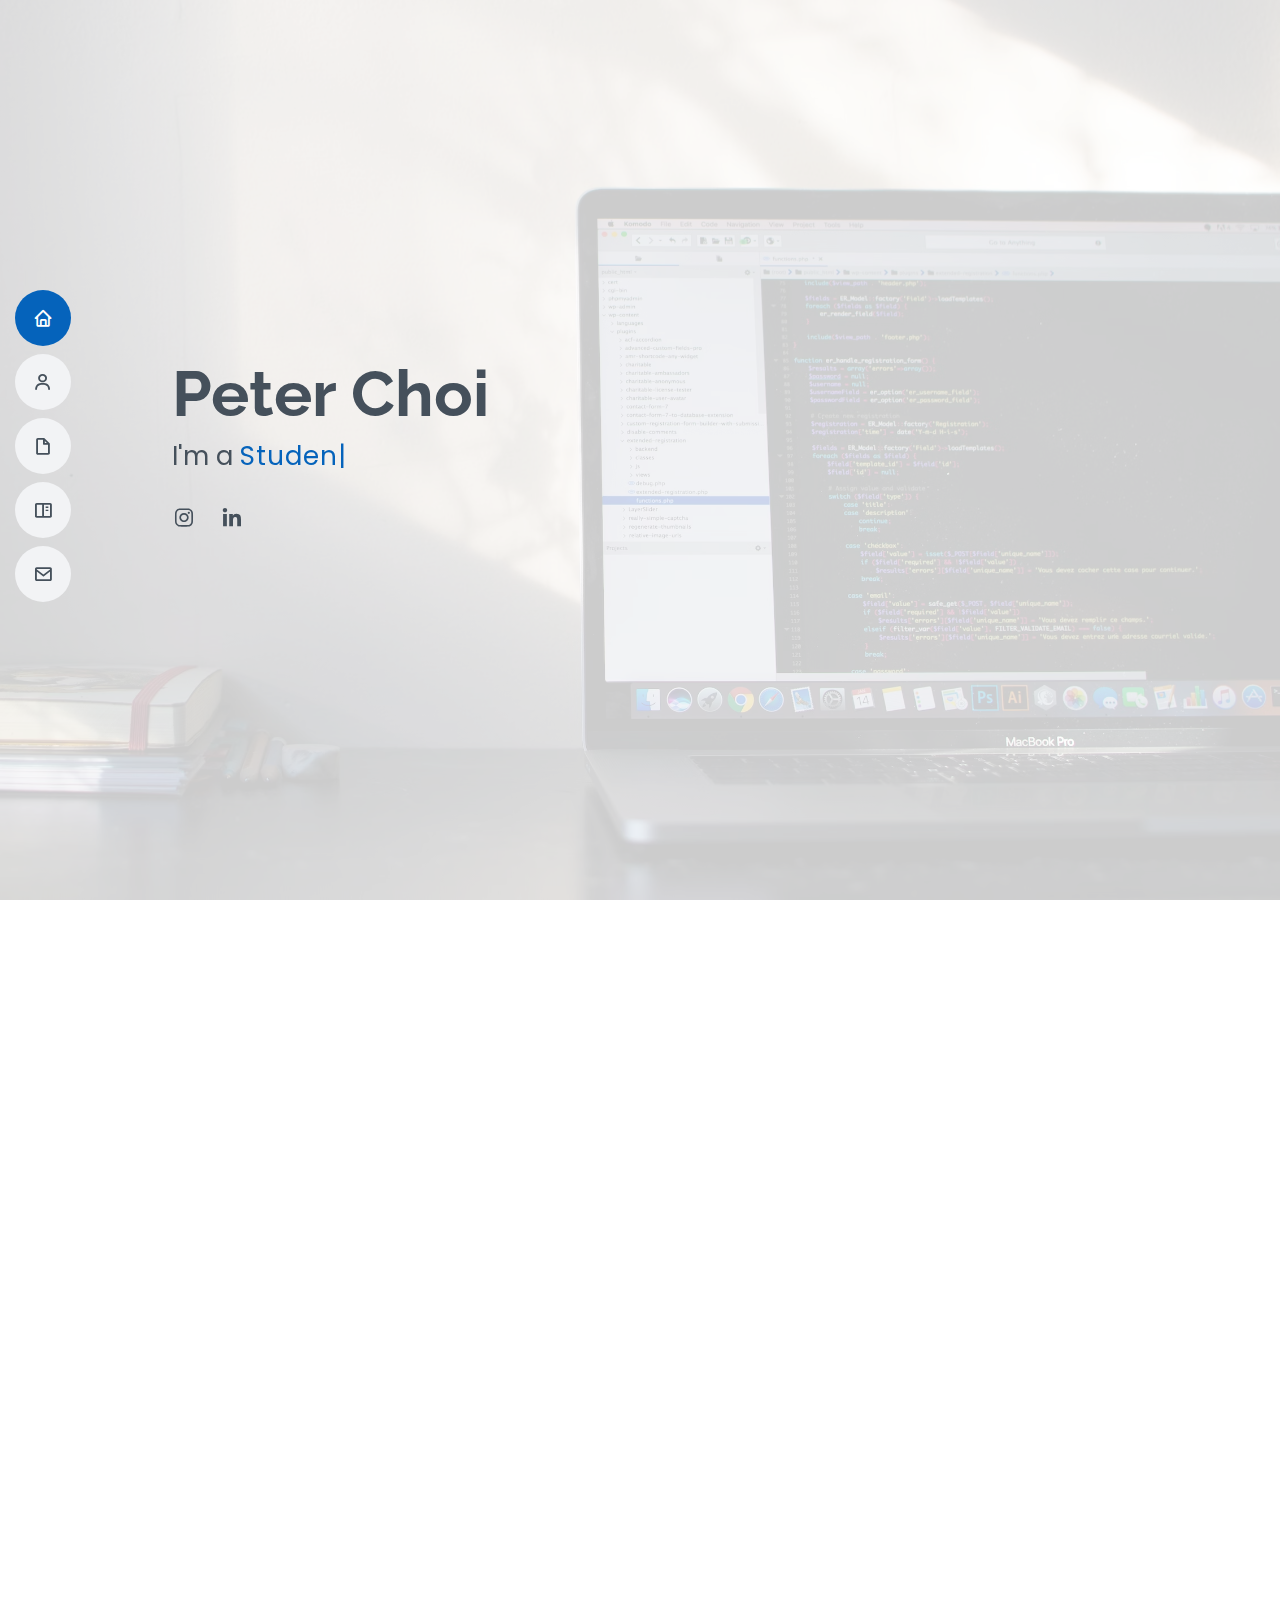
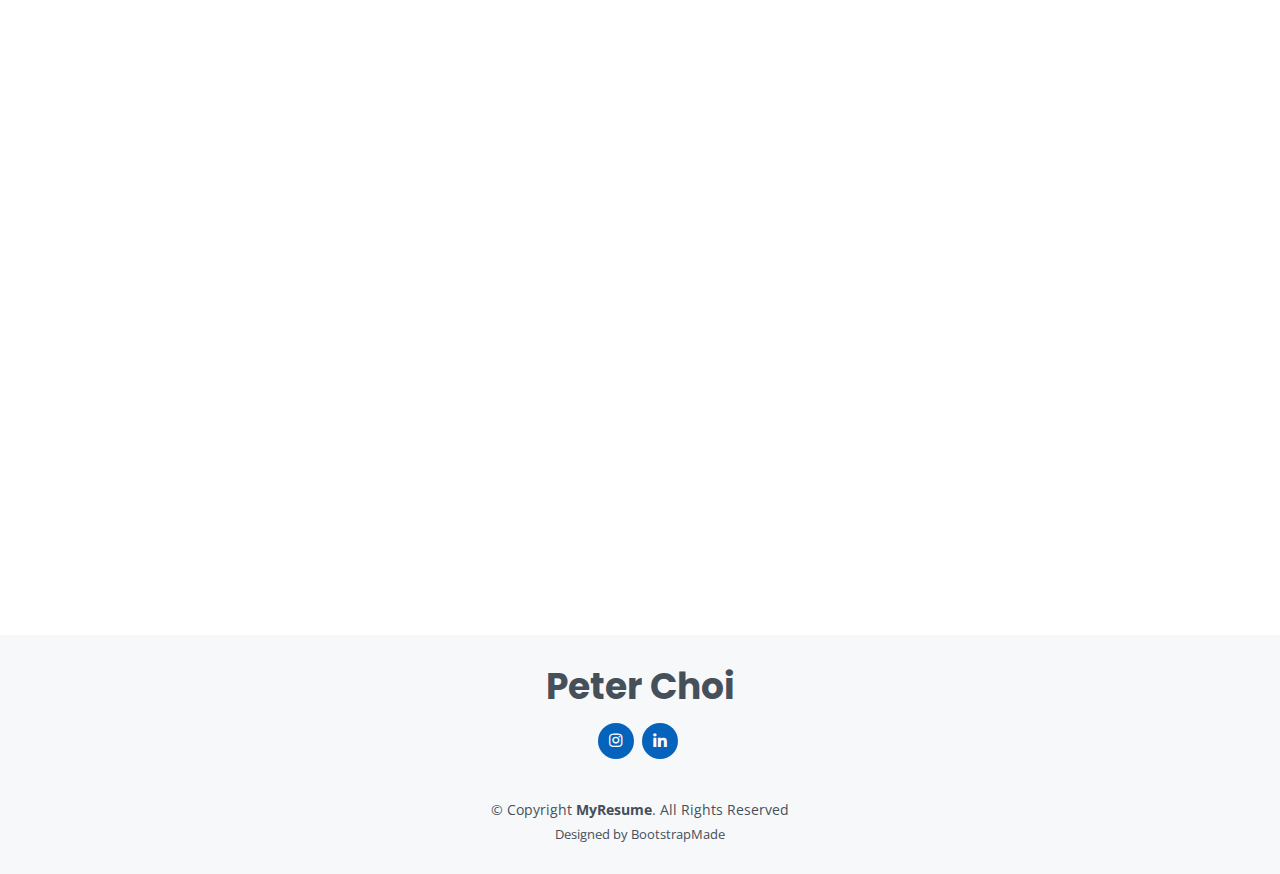
<file: index.html>
<!DOCTYPE html>
<html lang="en">

<head>
  <meta charset="utf-8">
  <meta content="width=device-width, initial-scale=1.0" name="viewport">

  <title>Peter Choi's website</title>
  <meta content="" name="description">
  <meta content="" name="keywords">

  <!-- Favicons -->
  <link href="assets/img/favicon.png" rel="icon">
  <link href="assets/img/apple-touch-icon.png" rel="apple-touch-icon">

  <!-- Google Fonts -->
  <link href="https://fonts.googleapis.com/css?family=Open+Sans:300,300i,400,400i,600,600i,700,700i|Raleway:300,300i,400,400i,500,500i,600,600i,700,700i|Poppins:300,300i,400,400i,500,500i,600,600i,700,700i" rel="stylesheet">

  <!-- Vendor CSS Files -->
  <link href="assets/vendor/aos/aos.css" rel="stylesheet">
  <link href="assets/vendor/bootstrap/css/bootstrap.min.css" rel="stylesheet">
  <link href="assets/vendor/bootstrap-icons/bootstrap-icons.css" rel="stylesheet">
  <link href="assets/vendor/boxicons/css/boxicons.min.css" rel="stylesheet">
  <link href="assets/vendor/glightbox/css/glightbox.min.css" rel="stylesheet">
  <link href="assets/vendor/swiper/swiper-bundle.min.css" rel="stylesheet">

  <!-- Template Main CSS File -->
  <link href="assets/css/style.css" rel="stylesheet">
</head>

<body>

  <!-- ======= Mobile nav toggle button ======= -->
  <!-- <button type="button" class="mobile-nav-toggle d-xl-none"><i class="bi bi-list mobile-nav-toggle"></i></button> -->
  <i class="bi bi-list mobile-nav-toggle d-lg-none"></i>
  <!-- ======= Header ======= -->
  <header id="header" class="d-flex flex-column justify-content-center">

    <nav id="navbar" class="navbar nav-menu">
      <ul>
        <li><a href="#hero" class="nav-link scrollto active"><i class="bx bx-home"></i> <span>Home</span></a></li>
        <li><a href="#about" class="nav-link scrollto"><i class="bx bx-user"></i> <span>About</span></a></li>
        <li><a href="#resume" class="nav-link scrollto"><i class="bx bx-file-blank"></i> <span>Resume</span></a></li>
        <li><a href="#portfolio" class="nav-link scrollto"><i class="bx bx-book-content"></i> <span>Projects</span></a></li>
        <li><a href="#contact" class="nav-link scrollto"><i class="bx bx-envelope"></i> <span>Contact</span></a></li>
      </ul>
    </nav><!-- .nav-menu -->

  </header><!-- End Header -->

  <!-- ======= Hero Section ======= -->
  <section id="hero" class="d-flex flex-column justify-content-center">
    <div class="container" data-aos="zoom-in" data-aos-delay="100">
      <h1>Peter Choi</h1>
      <p>I'm a <span class="typed" data-typed-items="Student at UC Berkeley, Software Developer, Recreational Soccer Player/Golfer"></span></p>
      <div class="social-links">
        <a href="https://www.instagram.com/peter_choi_boi/" class="instagram"><i class="bx bxl-instagram"></i></a>
        <a href="https://www.linkedin.com/in/peterchoi7/" class="linkedin"><i class="bx bxl-linkedin"></i></a>
      </div>
    </div>
  </section><!-- End Hero -->

  <main id="main">

    <!-- ======= About Section ======= -->
    <section id="about" class="about">
      <div class="container" data-aos="fade-up">

        <div class="section-title">
          <h2>About</h2>
          <p style="font-weight: bold; font-size: larger;">Passionate UC Berkeley Computer and Data Science student, blending innovative problem-solving<br> with cutting-edge technology to shape the future.</p>

        </div>

        <div class="row">
          <div class="col-lg-4">
            <img src="assets/img/profile.jpg" class="img-fluid" alt="">
          </div>
          <div class="col-lg-8 pt-4 pt-lg-0 content">
            <h3>Computer Science at UC Berkeley</h3>
            <p></p>
            <div class="row">
              <div class="col-lg-6">
                <ul>
                  <li><i class="bi bi-chevron-right"></i> <strong>Phone:</strong> <span>+1 925-594-9156</span></li>
                  <li><i class="bi bi-chevron-right"></i> <strong>City:</strong> <span>Berkeley, CA</span></li>
                  <li><i class="bi bi-chevron-right"></i> <strong>Email:</strong> <span>peterchoi7250@berkeley.edu</span></li>
                </ul>
              </div>
              <div class="col-lg-6">
                <ul>
                  <li><i class="bi bi-chevron-right"></i> <strong>University:</strong> <span>University of California, Berkeley</span></li>
                  <li><i class="bi bi-chevron-right"></i> <strong>Major:</strong> <span>Computer Science</span></li>
                  <li><i class="bi bi-chevron-right"></i> <strong>Graduation Date:</strong> <span>05/2025</span></li>
                </ul>
              </div>
            </div>
            <p>
              I am currently on the lookout for exciting opportunities in software engineering internships, 
              keen to apply my solid technical skills in Python, Java, JavaScript, C++, and several other 
              languages and tools. My proficiency extends to advanced areas like TensorFlow and AWS.
            </p>
            <p>
              Beyond the world of codes and algorithms, I'm an ardent soccer enthusiast, playing in intramural 
              leagues at UC Berkeley. My recent foray into golf has me ambitiously striving to break 90.
            </p>
          </div>
        </div>

      </div>
    </section><!-- End About Section -->

    <!-- ======= Resume Section ======= -->
    <section id="resume" class="resume">
      <div class="container" data-aos="fade-up">

        <div class="section-title">
          <h2>Resume</h2>
        </div>

        <div class="row">
          <div class="col-lg-6">
            <h3 class="resume-title">Education</h3>
            <div class="resume-item">
              <h4>University of California, Berkeley</h4>
              <h5>2021 - 2025</h5>
              <p><em>B.A in Computer Science & Minor in Data Science</em></p>
              <p>Coursework: <br>
                <span style="font-size: smaller;">
                    Data Structures, Efficient Algorithms and Intractable Problems, Introduction to Software Engineering, Operating Systems and Systems Programming,
                    Introduction to Artificial Intelligence, Machine Structures, Structure and Interpretation of Computer Programs, Discrete Mathematics and Probability Theory
                </span>
              </p>
            
            </div>
            <h3 class="resume-title">Professional Experience</h3>
            <div class="resume-item">
              <h4>Software Developer Intern</h4>
              <h5>Aug. 2022 – Feb. 2023</h5>
              <p><em>Fingenic, Inc., San Francisco, CA </em></p>
              <ul>
                <li>Boosted scalability by deploying 5 microservices with an implementation of Clean Architecture for organized system management</li>
                <li>Automated database transfers through RESTful APIs, achieving a 90% success rate in scheduled at custom time intervals </li>
                <li>Enhanced data handling and performance efficiency by implementing an ETL process to extract data from each microservices</li>
              </ul>
            </div>
          </div>
          <div class="col-lg-6">
            <div class="resume-item">
              <h4>Academic Intern & Lab Assistant</h4>
              <h5>Jun. 2023 – Aug. 2023</h5>
              <p><em>CS61B Department, Berkeley, CA </em></p>
              <ul>
                <li>Delivered 16 + interactive lab sessions/mini lectures to 40+ students and office hours to students in a course of 1000+ students</li>
                <li>Elevated comprehension of Data Structures through developing practical coding exercises in Java, Scheme, and SQL</li>
              </ul>
            </div>
            <div class="resume-item">
              <h4>Data Consultant</h4>
              <h5>Jan. 2022 – May. 2022</h5>
              <p><em>Brooklyn Nets, Berkeley, CA</em></p>
              <ul>
                <li>Developed numerous marketing programs (logos, brochures,infographics, presentations, and advertisements).</li>
                <li>Managed up to 5 projects or tasks at a given time while under pressure</li>
                <li>Recommended and consulted with clients on the most appropriate graphic design</li>
                <li>Created 4+ design presentations and proposals a month for clients and account managers</li>
              </ul>
            </div>
          </div>
        </div>

      </div>
    </section><!-- End Resume Section -->

    <!-- ======= Portfolio Section ======= -->
    <section id="portfolio" class="portfolio section-bg">
      <div class="container" data-aos="fade-up">

        <div class="section-title">
          <h2>Projects</h2>
        </div>

        <div class="row">
          <div class="col-lg-12 d-flex justify-content-center" data-aos="fade-up" data-aos-delay="100">
          </div>
        </div>

        <div class="row portfolio-container" data-aos="fade-up" data-aos-delay="200">

          

          <div class="col-lg-4 col-md-6 portfolio-item filter-web">
            <div class="portfolio-wrap">
              <img src="assets/img/portfolio/foodComa.png" class="img-fluid" alt="">
              <div class="portfolio-info">
                <h4>Food Coma</h4>
                <div class="portfolio-links">
                  <a href="foodcoma.html" class="portfolio-details-lightbox" data-glightbox="type: external" title="Portfolio Details"><i class="bx bx-link"></i></a>
                </div>
              </div>
            </div>
          </div>

          <div class="col-lg-4 col-md-6 portfolio-item filter-app">
            <div class="portfolio-wrap">
              <img src="assets/img/portfolio/gitlit.png" class="img-fluid" alt="">
              <div class="portfolio-info">
                <h4>Gitlit</h4>
                <div class="portfolio-links">
                  <a href="gitlet.html" class="portfolio-details-lightbox" data-glightbox="type: external" title="Portfolio Details"><i class="bx bx-link"></i></a>
                </div>
              </div>
            </div>
          </div>
          <div class="col-lg-4 col-md-6 portfolio-item filter-app">
            <div class="portfolio-wrap">
              <img src="assets/img/portfolio/snake.png" class="img-fluid" alt="">
              <div class="portfolio-info">
                <h4>Snake</h4>
                <div class="portfolio-links">
                  <a href="snek.html" class="portfolio-details-lightbox" data-glightbox="type: external" title="Portfolio Details"><i class="bx bx-link"></i></a>
                </div>
              </div>
            </div>
          </div>
          <div class="col-lg-4 col-md-6 portfolio-item filter-card">
            <div class="portfolio-wrap">
              <img src="assets/img/portfolio/Ataxx.png" class="img-fluid" alt="">
              <div class="portfolio-info">
                <h4>Ataxx</h4>
                <div class="portfolio-links">
                  <a href="ataxx.html" class="portfolio-details-lightbox" data-glightbox="type: external" title="Portfolio Details"><i class="bx bx-link"></i></a>
                </div>
              </div>
            </div>
          </div>

        </div>

      </div>
    </section><!-- End Portfolio Section -->

    <!-- ======= Contact Section ======= -->
    <section id="contact" class="contact">
      <div class="container" data-aos="fade-up">

        <div class="section-title">
          <h2>Contact</h2>
        </div>

        <div class="row mt-1">
          <div class="col-lg-12">
              <div class="info-horizontal">
                  <!-- Location -->
                  <div class="address">
                      <i class="bi bi-geo-alt"></i>
                      <h4>Location:</h4>
                      <p>2335 Piedmont Ave. Berkeley, CA</p>
                  </div>
                  <!-- Email -->
                  <div class="email">
                      <i class="bi bi-envelope"></i>
                      <h4>Email:</h4>
                      <p>peterchoi7250@berkeley.edu</p>
                  </div>
                  <!-- Phone -->
                  <div class="phone">
                      <i class="bi bi-phone"></i>
                      <h4>Call:</h4>
                      <p>+1 925-594-9156</p>
                  </div>
              </div>
          </div>
      </div>      

      </div>
    </section><!-- End Contact Section -->

  </main><!-- End #main -->

  <!-- ======= Footer ======= -->
  <footer id="footer">
    <div class="container">
      <h3>Peter Choi</h3>
      <div class="social-links">
        <a href="https://www.instagram.com/peter_choi_boi/" class="instagram"><i class="bx bxl-instagram"></i></a>
        <a href="https://www.linkedin.com/in/peterchoi7/" class="linkedin"><i class="bx bxl-linkedin"></i></a>
      </div>
      <div class="copyright">
        &copy; Copyright <strong><span>MyResume</span></strong>. All Rights Reserved
      </div>
      <div class="credits">
        <!-- All the links in the footer should remain intact. -->
        <!-- You can delete the links only if you purchased the pro version. -->
        <!-- Licensing information: [license-url] -->
        <!-- Purchase the pro version with working PHP/AJAX contact form: https://bootstrapmade.com/free-html-bootstrap-template-my-resume/ -->
        Designed by <a>BootstrapMade</a>
      </div>
    </div>
  </footer><!-- End Footer -->

  <div id="preloader"></div>
  <a href="#" class="back-to-top d-flex align-items-center justify-content-center"><i class="bi bi-arrow-up-short"></i></a>

  <!-- Vendor JS Files -->
  <script src="assets/vendor/purecounter/purecounter_vanilla.js"></script>
  <script src="assets/vendor/aos/aos.js"></script>
  <script src="assets/vendor/bootstrap/js/bootstrap.bundle.min.js"></script>
  <script src="assets/vendor/glightbox/js/glightbox.min.js"></script>
  <script src="assets/vendor/isotope-layout/isotope.pkgd.min.js"></script>
  <script src="assets/vendor/swiper/swiper-bundle.min.js"></script>
  <script src="assets/vendor/typed.js/typed.umd.js"></script>
  <script src="assets/vendor/waypoints/noframework.waypoints.js"></script>
  <script src="assets/vendor/php-email-form/validate.js"></script>

  <!-- Template Main JS File -->
  <script src="assets/js/main.js"></script>

</body>

</html>
</file>
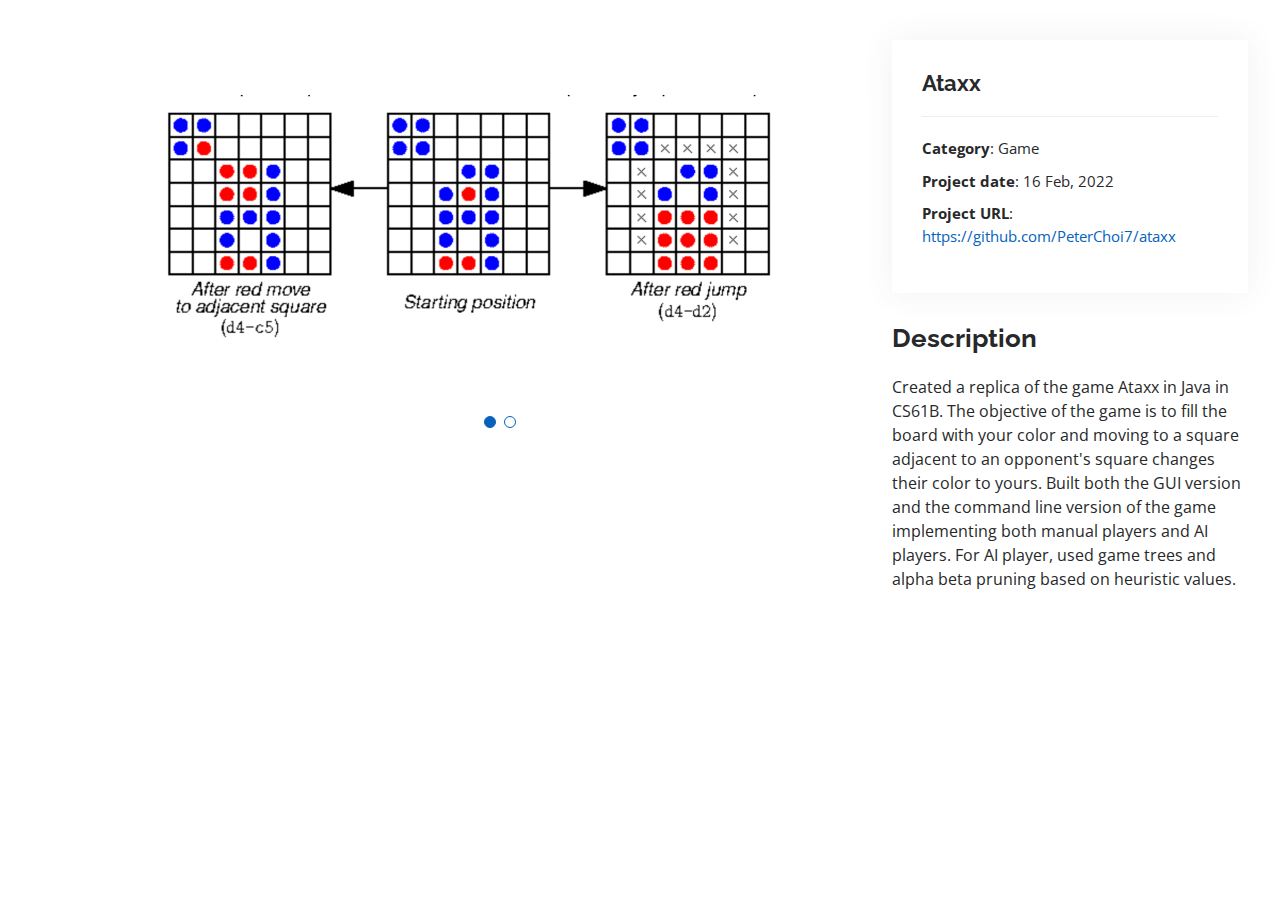
<file: ataxx.html>
<!DOCTYPE html>
<html lang="en">

<head>
  <meta charset="utf-8">
  <meta content="width=device-width, initial-scale=1.0" name="viewport">

  <title>Ataxx</title>
  <meta content="" name="description">
  <meta content="" name="keywords">

  <!-- Favicons -->
  <link href="assets/img/favicon.png" rel="icon">
  <link href="assets/img/apple-touch-icon.png" rel="apple-touch-icon">

  <!-- Google Fonts -->
  <link href="https://fonts.googleapis.com/css?family=Open+Sans:300,300i,400,400i,600,600i,700,700i|Raleway:300,300i,400,400i,500,500i,600,600i,700,700i|Poppins:300,300i,400,400i,500,500i,600,600i,700,700i" rel="stylesheet">

  <!-- Vendor CSS Files -->
  <link href="assets/vendor/aos/aos.css" rel="stylesheet">
  <link href="assets/vendor/bootstrap/css/bootstrap.min.css" rel="stylesheet">
  <link href="assets/vendor/bootstrap-icons/bootstrap-icons.css" rel="stylesheet">
  <link href="assets/vendor/boxicons/css/boxicons.min.css" rel="stylesheet">
  <link href="assets/vendor/glightbox/css/glightbox.min.css" rel="stylesheet">
  <link href="assets/vendor/swiper/swiper-bundle.min.css" rel="stylesheet">

  <!-- Template Main CSS File -->
  <link href="assets/css/style.css" rel="stylesheet">

  <!-- =======================================================
  * Template Name: MyResume
  * Updated: Nov 17 2023 with Bootstrap v5.3.2
  * Template URL: https://bootstrapmade.com/free-html-bootstrap-template-my-resume/
  * Author: BootstrapMade.com
  * License: https://bootstrapmade.com/license/
  ======================================================== -->
</head>

<body>

  <main id="main">

    <!-- ======= Portfolio Details Section ======= -->
    <section id="portfolio-details" class="portfolio-details">
      <div class="container">

        <div class="row gy-4">

          <div class="col-lg-8">
            <div class="portfolio-details-slider swiper">
              <div class="swiper-wrapper align-items-center">

                <div class="swiper-slide">
                  <img src="assets/img/portfolio/Ataxx.png" alt="">
                </div>

                <div class="swiper-slide">
                    <img src="assets/img/portfolio/ataxx2.png" alt="" style="width: 50%; height: auto;">
                </div>

              </div>
              <div class="swiper-pagination"></div>
            </div>
          </div>

          <div class="col-lg-4">
            <div class="portfolio-info">
              <h3>Ataxx</h3>
              <ul>
                <li><strong>Category</strong>: Game</li>
                <li><strong>Project date</strong>: 16 Feb, 2022</li>
                <li><strong>Project URL</strong>: <a href="https://github.com/PeterChoi7/ataxx">https://github.com/PeterChoi7/ataxx</a></li>
              </ul>
            </div>
            <div class="portfolio-description">
              <h2>Description</h2>
              <p>
                Created a replica of the game Ataxx in Java in CS61B. 
                The objective of the game is to fill the board with your 
                color and moving to a square adjacent to an opponent's square 
                changes their color to yours. Built both the GUI version and the 
                command line version of the game implementing both manual 
                players and AI players. For AI player, used game trees and 
                alpha beta pruning based on heuristic values.
              </p>
            </div>
          </div>

        </div>

      </div>
    </section><!-- End Portfolio Details Section -->

  </main><!-- End #main -->

  <div id="preloader"></div>
  <a href="#" class="back-to-top d-flex align-items-center justify-content-center"><i class="bi bi-arrow-up-short"></i></a>

  <!-- Vendor JS Files -->
  <script src="assets/vendor/purecounter/purecounter_vanilla.js"></script>
  <script src="assets/vendor/aos/aos.js"></script>
  <script src="assets/vendor/bootstrap/js/bootstrap.bundle.min.js"></script>
  <script src="assets/vendor/glightbox/js/glightbox.min.js"></script>
  <script src="assets/vendor/isotope-layout/isotope.pkgd.min.js"></script>
  <script src="assets/vendor/swiper/swiper-bundle.min.js"></script>
  <script src="assets/vendor/typed.js/typed.umd.js"></script>
  <script src="assets/vendor/waypoints/noframework.waypoints.js"></script>
  <script src="assets/vendor/php-email-form/validate.js"></script>

  <!-- Template Main JS File -->
  <script src="assets/js/main.js"></script>

</body>

</html>
</file>
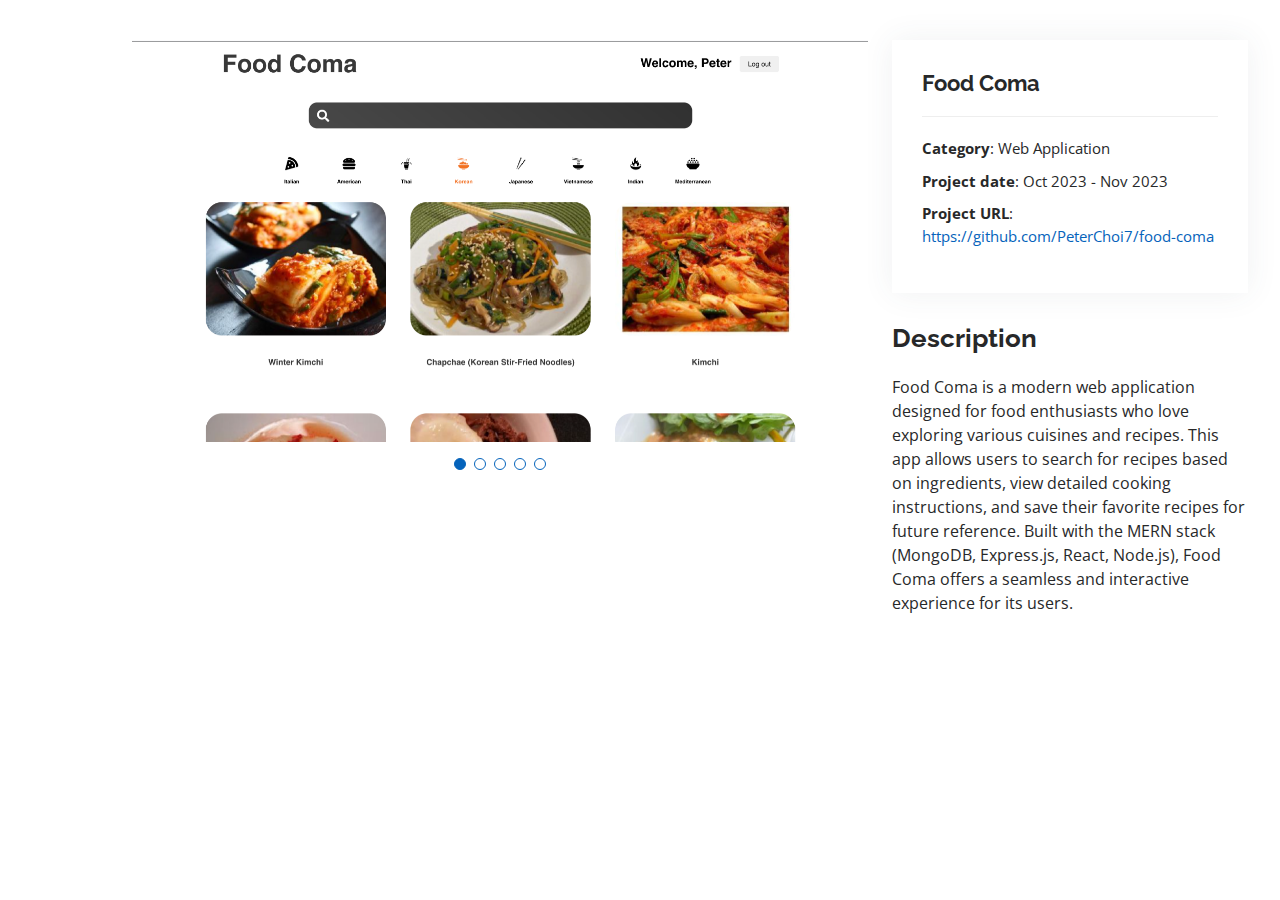
<file: foodcoma.html>
<!DOCTYPE html>
<html lang="en">

<head>
  <meta charset="utf-8">
  <meta content="width=device-width, initial-scale=1.0" name="viewport">

  <title>Ataxx</title>
  <meta content="" name="description">
  <meta content="" name="keywords">

  <!-- Favicons -->
  <link href="assets/img/favicon.png" rel="icon">
  <link href="assets/img/apple-touch-icon.png" rel="apple-touch-icon">

  <!-- Google Fonts -->
  <link href="https://fonts.googleapis.com/css?family=Open+Sans:300,300i,400,400i,600,600i,700,700i|Raleway:300,300i,400,400i,500,500i,600,600i,700,700i|Poppins:300,300i,400,400i,500,500i,600,600i,700,700i" rel="stylesheet">

  <!-- Vendor CSS Files -->
  <link href="assets/vendor/aos/aos.css" rel="stylesheet">
  <link href="assets/vendor/bootstrap/css/bootstrap.min.css" rel="stylesheet">
  <link href="assets/vendor/bootstrap-icons/bootstrap-icons.css" rel="stylesheet">
  <link href="assets/vendor/boxicons/css/boxicons.min.css" rel="stylesheet">
  <link href="assets/vendor/glightbox/css/glightbox.min.css" rel="stylesheet">
  <link href="assets/vendor/swiper/swiper-bundle.min.css" rel="stylesheet">

  <!-- Template Main CSS File -->
  <link href="assets/css/style.css" rel="stylesheet">

  <!-- =======================================================
  * Template Name: MyResume
  * Updated: Nov 17 2023 with Bootstrap v5.3.2
  * Template URL: https://bootstrapmade.com/free-html-bootstrap-template-my-resume/
  * Author: BootstrapMade.com
  * License: https://bootstrapmade.com/license/
  ======================================================== -->
</head>

<body>

  <main id="main">

    <!-- ======= Portfolio Details Section ======= -->
    <section id="portfolio-details" class="portfolio-details">
      <div class="container">

        <div class="row gy-4">

          <div class="col-lg-8">
            <div class="portfolio-details-slider swiper">
              <div class="swiper-wrapper align-items-center">

                <div class="swiper-slide">
                  <img src="assets/img/portfolio/foodcoma3.png" alt="">
                </div>

                <div class="swiper-slide">
                    <img src="assets/img/portfolio/foodcoma4.png" alt="">
                </div>

                <div class="swiper-slide">
                    <img src="assets/img/portfolio/foodcoma5.png" alt="">
                </div>

                <div class="swiper-slide">
                    <img src="assets/img/portfolio/foodcoma6.png" alt="">
                </div>

                <div class="swiper-slide">
                    <img src="assets/img/portfolio/foodcoma7.png" alt="">
                </div>

              </div>
              <div class="swiper-pagination"></div>
            </div>
          </div>

          <div class="col-lg-4">
            <div class="portfolio-info">
              <h3>Food Coma</h3>
              <ul>
                <li><strong>Category</strong>: Web Application</li>
                <li><strong>Project date</strong>: Oct 2023 - Nov 2023</li>
                <li><strong>Project URL</strong>: <a href="https://github.com/PeterChoi7/food-coma">https://github.com/PeterChoi7/food-coma</a></li>
              </ul>
            </div>
            <div class="portfolio-description">
              <h2>Description</h2>
              <p>
                Food Coma is a modern web application designed for food enthusiasts who love exploring various cuisines and recipes. This app allows users to search for recipes based on ingredients, view detailed cooking instructions, and save their favorite recipes for future reference. Built with the MERN stack (MongoDB, Express.js, React, Node.js), Food Coma offers a seamless and interactive experience for its users.
              </p>
            </div>
          </div>

        </div>

      </div>
    </section><!-- End Portfolio Details Section -->

  </main><!-- End #main -->

  <div id="preloader"></div>
  <a href="#" class="back-to-top d-flex align-items-center justify-content-center"><i class="bi bi-arrow-up-short"></i></a>

  <!-- Vendor JS Files -->
  <script src="assets/vendor/purecounter/purecounter_vanilla.js"></script>
  <script src="assets/vendor/aos/aos.js"></script>
  <script src="assets/vendor/bootstrap/js/bootstrap.bundle.min.js"></script>
  <script src="assets/vendor/glightbox/js/glightbox.min.js"></script>
  <script src="assets/vendor/isotope-layout/isotope.pkgd.min.js"></script>
  <script src="assets/vendor/swiper/swiper-bundle.min.js"></script>
  <script src="assets/vendor/typed.js/typed.umd.js"></script>
  <script src="assets/vendor/waypoints/noframework.waypoints.js"></script>
  <script src="assets/vendor/php-email-form/validate.js"></script>

  <!-- Template Main JS File -->
  <script src="assets/js/main.js"></script>

</body>

</html>
</file>
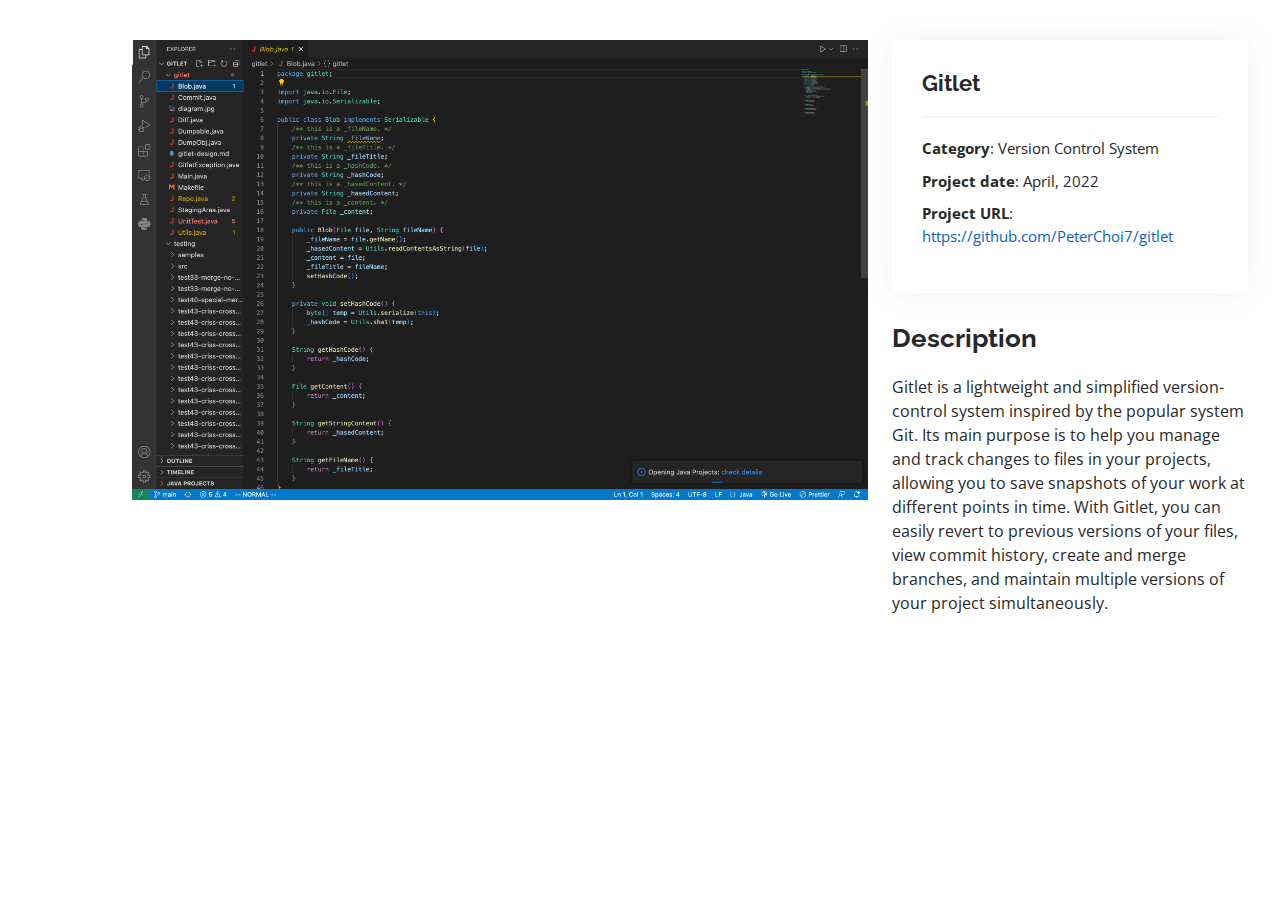
<file: gitlet.html>
<!DOCTYPE html>
<html lang="en">

<head>
  <meta charset="utf-8">
  <meta content="width=device-width, initial-scale=1.0" name="viewport">

  <title>Ataxx</title>
  <meta content="" name="description">
  <meta content="" name="keywords">

  <!-- Favicons -->
  <link href="assets/img/favicon.png" rel="icon">
  <link href="assets/img/apple-touch-icon.png" rel="apple-touch-icon">

  <!-- Google Fonts -->
  <link href="https://fonts.googleapis.com/css?family=Open+Sans:300,300i,400,400i,600,600i,700,700i|Raleway:300,300i,400,400i,500,500i,600,600i,700,700i|Poppins:300,300i,400,400i,500,500i,600,600i,700,700i" rel="stylesheet">

  <!-- Vendor CSS Files -->
  <link href="assets/vendor/aos/aos.css" rel="stylesheet">
  <link href="assets/vendor/bootstrap/css/bootstrap.min.css" rel="stylesheet">
  <link href="assets/vendor/bootstrap-icons/bootstrap-icons.css" rel="stylesheet">
  <link href="assets/vendor/boxicons/css/boxicons.min.css" rel="stylesheet">
  <link href="assets/vendor/glightbox/css/glightbox.min.css" rel="stylesheet">
  <link href="assets/vendor/swiper/swiper-bundle.min.css" rel="stylesheet">

  <!-- Template Main CSS File -->
  <link href="assets/css/style.css" rel="stylesheet">

  <!-- =======================================================
  * Template Name: MyResume
  * Updated: Nov 17 2023 with Bootstrap v5.3.2
  * Template URL: https://bootstrapmade.com/free-html-bootstrap-template-my-resume/
  * Author: BootstrapMade.com
  * License: https://bootstrapmade.com/license/
  ======================================================== -->
</head>

<body>

  <main id="main">

    <!-- ======= Portfolio Details Section ======= -->
    <section id="portfolio-details" class="portfolio-details">
      <div class="container">

        <div class="row gy-4">

          <div class="col-lg-8">
            <div class="portfolio-details-slider swiper">

                <div class="swiper-slide">
                  <img src="assets/img/portfolio/gitlit.png" alt="">
                </div>
            </div>
          </div>

          <div class="col-lg-4">
            <div class="portfolio-info">
              <h3>Gitlet</h3>
              <ul>
                <li><strong>Category</strong>: Version Control System</li>
                <li><strong>Project date</strong>: April, 2022</li>
                <li><strong>Project URL</strong>: <a href="https://github.com/PeterChoi7/gitlet">https://github.com/PeterChoi7/gitlet</a></li>
              </ul>
            </div>
            <div class="portfolio-description">
              <h2>Description</h2>
              <p>
                Gitlet is a lightweight and simplified version-control system inspired by the popular system Git. Its main purpose is to help you manage and track changes to files in your projects, allowing you to save snapshots of your work at different points in time. With Gitlet, you can easily revert to previous versions of your files, view commit history, create and merge branches, and maintain multiple versions of your project simultaneously.
              </p>
            </div>
          </div>

        </div>

      </div>
    </section><!-- End Portfolio Details Section -->

  </main><!-- End #main -->

  <div id="preloader"></div>
  <a href="#" class="back-to-top d-flex align-items-center justify-content-center"><i class="bi bi-arrow-up-short"></i></a>

  <!-- Vendor JS Files -->
  <script src="assets/vendor/purecounter/purecounter_vanilla.js"></script>
  <script src="assets/vendor/aos/aos.js"></script>
  <script src="assets/vendor/bootstrap/js/bootstrap.bundle.min.js"></script>
  <script src="assets/vendor/glightbox/js/glightbox.min.js"></script>
  <script src="assets/vendor/isotope-layout/isotope.pkgd.min.js"></script>
  <script src="assets/vendor/swiper/swiper-bundle.min.js"></script>
  <script src="assets/vendor/typed.js/typed.umd.js"></script>
  <script src="assets/vendor/waypoints/noframework.waypoints.js"></script>
  <script src="assets/vendor/php-email-form/validate.js"></script>

  <!-- Template Main JS File -->
  <script src="assets/js/main.js"></script>

</body>

</html>
</file>
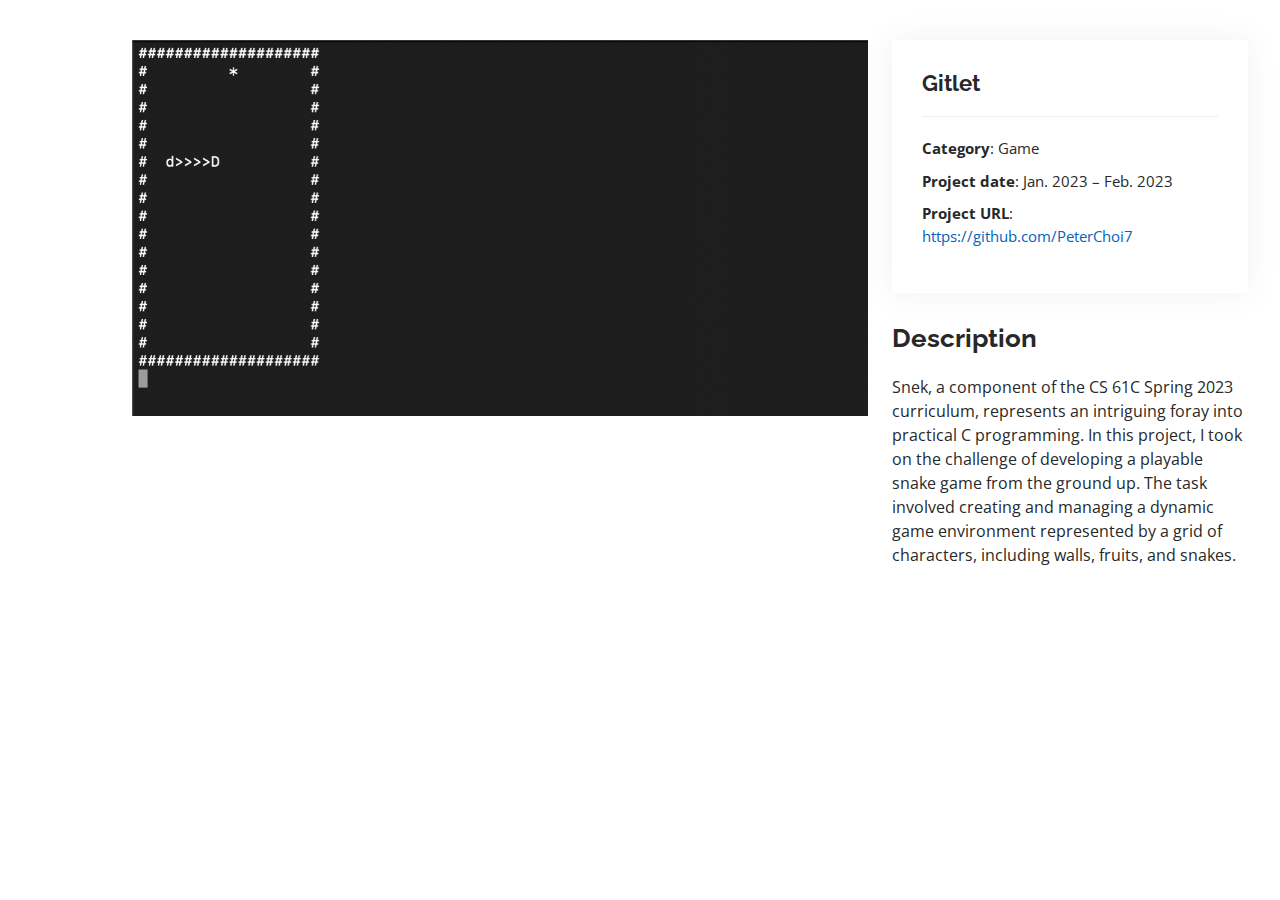
<file: snek.html>
<!DOCTYPE html>
<html lang="en">

<head>
  <meta charset="utf-8">
  <meta content="width=device-width, initial-scale=1.0" name="viewport">

  <title>Ataxx</title>
  <meta content="" name="description">
  <meta content="" name="keywords">

  <!-- Favicons -->
  <link href="assets/img/favicon.png" rel="icon">
  <link href="assets/img/apple-touch-icon.png" rel="apple-touch-icon">

  <!-- Google Fonts -->
  <link href="https://fonts.googleapis.com/css?family=Open+Sans:300,300i,400,400i,600,600i,700,700i|Raleway:300,300i,400,400i,500,500i,600,600i,700,700i|Poppins:300,300i,400,400i,500,500i,600,600i,700,700i" rel="stylesheet">

  <!-- Vendor CSS Files -->
  <link href="assets/vendor/aos/aos.css" rel="stylesheet">
  <link href="assets/vendor/bootstrap/css/bootstrap.min.css" rel="stylesheet">
  <link href="assets/vendor/bootstrap-icons/bootstrap-icons.css" rel="stylesheet">
  <link href="assets/vendor/boxicons/css/boxicons.min.css" rel="stylesheet">
  <link href="assets/vendor/glightbox/css/glightbox.min.css" rel="stylesheet">
  <link href="assets/vendor/swiper/swiper-bundle.min.css" rel="stylesheet">

  <!-- Template Main CSS File -->
  <link href="assets/css/style.css" rel="stylesheet">

  <!-- =======================================================
  * Template Name: MyResume
  * Updated: Nov 17 2023 with Bootstrap v5.3.2
  * Template URL: https://bootstrapmade.com/free-html-bootstrap-template-my-resume/
  * Author: BootstrapMade.com
  * License: https://bootstrapmade.com/license/
  ======================================================== -->
</head>

<body>

  <main id="main">

    <!-- ======= Portfolio Details Section ======= -->
    <section id="portfolio-details" class="portfolio-details">
      <div class="container">

        <div class="row gy-4">

          <div class="col-lg-8">
            <div class="portfolio-details-slider swiper">

                <div class="swiper-slide">
                  <img src="assets/img/portfolio/snake.png" alt="">
                </div>
            </div>
          </div>

          <div class="col-lg-4">
            <div class="portfolio-info">
              <h3>Gitlet</h3>
              <ul>
                <li><strong>Category</strong>: Game</li>
                <li><strong>Project date</strong>: Jan. 2023 – Feb. 2023</li>
                <li><strong>Project URL</strong>: <a href="https://github.com/PeterChoi7">https://github.com/PeterChoi7</a></li>
              </ul>
            </div>
            <div class="portfolio-description">
              <h2>Description</h2>
              <p>
                Snek, a component of the CS 61C Spring 2023 curriculum, 
                represents an intriguing foray into practical C programming. In this 
                project, I took on the challenge of developing a playable snake game 
                from the ground up. The task involved creating and managing a dynamic 
                game environment represented by a grid of characters, including walls, 
                fruits, and snakes.
            </p>
            </div>
          </div>

        </div>

      </div>
    </section><!-- End Portfolio Details Section -->

  </main><!-- End #main -->

  <div id="preloader"></div>
  <a href="#" class="back-to-top d-flex align-items-center justify-content-center"><i class="bi bi-arrow-up-short"></i></a>

  <!-- Vendor JS Files -->
  <script src="assets/vendor/purecounter/purecounter_vanilla.js"></script>
  <script src="assets/vendor/aos/aos.js"></script>
  <script src="assets/vendor/bootstrap/js/bootstrap.bundle.min.js"></script>
  <script src="assets/vendor/glightbox/js/glightbox.min.js"></script>
  <script src="assets/vendor/isotope-layout/isotope.pkgd.min.js"></script>
  <script src="assets/vendor/swiper/swiper-bundle.min.js"></script>
  <script src="assets/vendor/typed.js/typed.umd.js"></script>
  <script src="assets/vendor/waypoints/noframework.waypoints.js"></script>
  <script src="assets/vendor/php-email-form/validate.js"></script>

  <!-- Template Main JS File -->
  <script src="assets/js/main.js"></script>

</body>

</html>
</file>
<file: assets/css/style.css>
/**
* Template Name: MyResume
* Updated: Nov 17 2023 with Bootstrap v5.3.2
* Template URL: https://bootstrapmade.com/free-html-bootstrap-template-my-resume/
* Author: BootstrapMade.com
* License: https://bootstrapmade.com/license/
*/

/*--------------------------------------------------------------
# General
--------------------------------------------------------------*/
body {
  font-family: "Open Sans", sans-serif;
  color: #272829;
}

a {
  color: #0563bb;
  text-decoration: none;
}

a:hover {
  color: #067ded;
  text-decoration: none;
}

h1,
h2,
h3,
h4,
h5,
h6 {
  font-family: "Raleway", sans-serif;
}

/*--------------------------------------------------------------
# Back to top button
--------------------------------------------------------------*/
.back-to-top {
  position: fixed;
  visibility: hidden;
  opacity: 0;
  right: 15px;
  bottom: 15px;
  z-index: 996;
  background: #0563bb;
  width: 40px;
  height: 40px;
  border-radius: 50px;
  transition: all 0.4s;
}

.back-to-top i {
  font-size: 28px;
  color: #fff;
  line-height: 0;
}

.back-to-top:hover {
  background: #0678e3;
  color: #fff;
}

.back-to-top.active {
  visibility: visible;
  opacity: 1;
}

/*--------------------------------------------------------------
# Preloader
--------------------------------------------------------------*/
#preloader {
  position: fixed;
  top: 0;
  left: 0;
  right: 0;
  bottom: 0;
  z-index: 9999;
  overflow: hidden;
  background: #fff;
}

#preloader:before {
  content: "";
  position: fixed;
  top: calc(50% - 30px);
  left: calc(50% - 30px);
  border: 6px solid #0563bb;
  border-top-color: #fff;
  border-bottom-color: #fff;
  border-radius: 50%;
  width: 60px;
  height: 60px;
  animation: animate-preloader 1s linear infinite;
}

@keyframes animate-preloader {
  0% {
    transform: rotate(0deg);
  }

  100% {
    transform: rotate(360deg);
  }
}

/*--------------------------------------------------------------
# Disable aos animation delay on mobile devices
--------------------------------------------------------------*/
@media screen and (max-width: 768px) {
  [data-aos-delay] {
    transition-delay: 0 !important;
  }
}

/*--------------------------------------------------------------
# Header
--------------------------------------------------------------*/
#header {
  position: fixed;
  top: 0;
  left: 0;
  bottom: 0;
  z-index: 9997;
  transition: all 0.5s;
  padding: 15px;
  overflow-y: auto;
}

@media (max-width: 991px) {
  #header {
    width: 300px;
    background: #fff;
    border-right: 1px solid #e6e9ec;
    left: -300px;
  }
}

@media (min-width: 991px) {
  #main {
    margin-left: 100px;
  }
}

/*--------------------------------------------------------------
# Navigation Menu
--------------------------------------------------------------*/
/**
* Desktop Navigation 
*/
.nav-menu {
  padding: 0;
  display: block;
}

.nav-menu * {
  margin: 0;
  padding: 0;
  list-style: none;
}

.nav-menu>ul>li {
  position: relative;
  white-space: nowrap;
}

.nav-menu a,
.nav-menu a:focus {
  display: flex;
  align-items: center;
  color: #45505b;
  padding: 10px 18px;
  margin-bottom: 8px;
  transition: 0.3s;
  font-size: 15px;
  border-radius: 50px;
  background: #f2f3f5;
  height: 56px;
  width: 100%;
  overflow: hidden;
  transition: 0.3s;
}

.nav-menu a i,
.nav-menu a:focus i {
  font-size: 20px;
}

.nav-menu a span,
.nav-menu a:focus span {
  padding: 0 5px 0 7px;
  color: #45505b;
}

@media (min-width: 992px) {

  .nav-menu a,
  .nav-menu a:focus {
    width: 56px;
  }

  .nav-menu a span,
  .nav-menu a:focus span {
    display: none;
    color: #fff;
  }
}

.nav-menu a:hover,
.nav-menu .active,
.nav-menu .active:focus,
.nav-menu li:hover>a {
  color: #fff;
  background: #0563bb;
}

.nav-menu a:hover span,
.nav-menu .active span,
.nav-menu .active:focus span,
.nav-menu li:hover>a span {
  color: #fff;
}

.nav-menu a:hover,
.nav-menu li:hover>a {
  width: 100%;
  color: #fff;
}

.nav-menu a:hover span,
.nav-menu li:hover>a span {
  display: block;
}

/**
* Mobile Navigation 
*/
.mobile-nav-toggle {
  position: fixed;
  right: 10px;
  top: 10px;
  z-index: 9998;
  border: 0;
  background: none;
  font-size: 28px;
  transition: all 0.4s;
  outline: none !important;
  line-height: 0;
  cursor: pointer;
  border-radius: 50px;
  padding: 5px;
}

.mobile-nav-toggle i {
  color: #45505b;
}

.mobile-nav-active {
  overflow: hidden;
}

.mobile-nav-active #header {
  left: 0;
}

.mobile-nav-active .mobile-nav-toggle {
  color: #fff;
  background-color: #0563bb;
}

/*--------------------------------------------------------------
# Hero Section
--------------------------------------------------------------*/
#hero {
  width: 100%;
  height: 100vh;
  background: url("../img/background.avif") top right no-repeat;
  background-size: cover;
  position: relative;
}

@media (min-width: 992px) {
  #hero {
    padding-left: 160px;
  }
}

#hero:before {
  content: "";
  background: rgba(255, 255, 255, 0.8);
  position: absolute;
  bottom: 0;
  top: 0;
  left: 0;
  right: 0;
}

#hero h1 {
  margin: 0;
  font-size: 64px;
  font-weight: 700;
  line-height: 56px;
  color: #45505b;
}

#hero p {
  color: #45505b;
  margin: 15px 0 0 0;
  font-size: 26px;
  font-family: "Poppins", sans-serif;
}

#hero p span {
  color: #0563bb;
  letter-spacing: 1px;
}

#hero .social-links {
  margin-top: 30px;
}

#hero .social-links a {
  font-size: 24px;
  display: inline-block;
  color: #45505b;
  line-height: 1;
  margin-right: 20px;
  transition: 0.3s;
}

#hero .social-links a:hover {
  color: #0563bb;
}

@media (max-width: 992px) {
  #hero {
    text-align: center;
  }

  #hero h1 {
    font-size: 32px;
    line-height: 36px;
  }

  #hero p {
    margin-top: 10px;
    font-size: 20px;
    line-height: 24px;
  }
}

/*--------------------------------------------------------------
# Sections General
--------------------------------------------------------------*/
section {
  padding: 60px 0;
  overflow: hidden;
}

.section-title {
  text-align: center;
  padding-bottom: 30px;
}

.section-title h2 {
  font-size: 32px;
  font-weight: bold;
  text-transform: uppercase;
  margin-bottom: 20px;
  padding-bottom: 20px;
  position: relative;
  color: #45505b;
}

.section-title h2::before {
  content: "";
  position: absolute;
  display: block;
  width: 120px;
  height: 1px;
  background: #ddd;
  bottom: 1px;
  left: calc(50% - 60px);
}

.section-title h2::after {
  content: "";
  position: absolute;
  display: block;
  width: 40px;
  height: 3px;
  background: #0563bb;
  bottom: 0;
  left: calc(50% - 20px);
}

.section-title p {
  margin-bottom: 0;
}

/*--------------------------------------------------------------
# About
--------------------------------------------------------------*/
.about .content h3 {
  font-weight: 700;
  font-size: 26px;
  color: #728394;
}

.about .content ul {
  list-style: none;
  padding: 0;
}

.about .content ul li {
  margin-bottom: 20px;
  display: flex;
  align-items: center;
}

.about .content ul strong {
  margin-right: 10px;
}

.about .content ul i {
  font-size: 16px;
  margin-right: 5px;
  color: #0563bb;
  line-height: 0;
}

.about .content p:last-child {
  margin-bottom: 0;
}

/*--------------------------------------------------------------
# Facts
--------------------------------------------------------------*/
.facts .count-box {
  padding: 30px 30px 25px 30px;
  margin-top: 30px;
  width: 100%;
  position: relative;
  text-align: center;
  background: #fff;
}

.facts .count-box i {
  position: absolute;
  top: -25px;
  left: 50%;
  transform: translateX(-50%);
  font-size: 24px;
  background: #0563bb;
  color: #fff;
  border-radius: 50px;
  display: inline-flex;
  align-items: center;
  justify-content: center;
  width: 48px;
  height: 48px;
}

.facts .count-box span {
  font-size: 36px;
  display: block;
  font-weight: 600;
  color: #011426;
}

.facts .count-box p {
  padding: 0;
  margin: 0;
  font-family: "Raleway", sans-serif;
  font-size: 14px;
}

/*--------------------------------------------------------------
# Akills
--------------------------------------------------------------*/
.skills .progress {
  height: 60px;
  display: block;
  background: none;
  border-radius: 0;
}

.skills .progress .skill {
  padding: 10px 0;
  margin: 0;
  text-transform: uppercase;
  display: block;
  font-weight: 600;
  font-family: "Poppins", sans-serif;
  color: #45505b;
}

.skills .progress .skill .val {
  float: right;
  font-style: normal;
}

.skills .progress-bar-wrap {
  background: #f2f3f5;
}

.skills .progress-bar {
  width: 1px;
  height: 10px;
  transition: 0.9s;
  background-color: #0563bb;
}

/*--------------------------------------------------------------
# Resume
--------------------------------------------------------------*/
.resume .resume-title {
  font-size: 26px;
  font-weight: 700;
  margin-top: 20px;
  margin-bottom: 20px;
  color: #45505b;
}

.resume .resume-item {
  padding: 0 0 20px 20px;
  margin-top: -2px;
  border-left: 2px solid #0563bb;
  position: relative;
}

.resume .resume-item h4 {
  line-height: 18px;
  font-size: 18px;
  font-weight: 600;
  text-transform: uppercase;
  font-family: "Poppins", sans-serif;
  color: #0563bb;
  margin-bottom: 10px;
}

.resume .resume-item h5 {
  font-size: 16px;
  background: #f7f8f9;
  padding: 5px 15px;
  display: inline-block;
  font-weight: 600;
  margin-bottom: 10px;
}

.resume .resume-item ul {
  padding-left: 20px;
}

.resume .resume-item ul li {
  padding-bottom: 10px;
}

.resume .resume-item:last-child {
  padding-bottom: 0;
}

.resume .resume-item::before {
  content: "";
  position: absolute;
  width: 16px;
  height: 16px;
  border-radius: 50px;
  left: -9px;
  top: 0;
  background: #fff;
  border: 2px solid #0563bb;
}

/*--------------------------------------------------------------
# Portfolio
--------------------------------------------------------------*/
.portfolio .portfolio-item {
  margin-bottom: 30px;
}

.portfolio #portfolio-flters {
  padding: 0;
  margin: 0 auto 25px auto;
  list-style: none;
  text-align: center;
  background: #fff;
  border-radius: 50px;
  padding: 2px 15px;
}

.portfolio #portfolio-flters li {
  cursor: pointer;
  display: inline-block;
  padding: 10px 15px;
  font-size: 14px;
  font-weight: 600;
  line-height: 1;
  text-transform: uppercase;
  color: #272829;
  margin-bottom: 5px;
  transition: all 0.3s ease-in-out;
}

.portfolio #portfolio-flters li:hover,
.portfolio #portfolio-flters li.filter-active {
  color: #0563bb;
}

.portfolio #portfolio-flters li:last-child {
  margin-right: 0;
}

.portfolio .portfolio-wrap {
  transition: 0.3s;
  position: relative;
  overflow: hidden;
  z-index: 1;
  background: rgba(69, 80, 91, 0.8);
}

.portfolio .portfolio-wrap::before {
  content: "";
  background: rgba(255, 255, 255, 0.7);
  position: absolute;
  left: 30px;
  right: 30px;
  top: 30px;
  bottom: 30px;
  transition: all ease-in-out 0.3s;
  z-index: 2;
  opacity: 0;
}

.portfolio .portfolio-wrap .portfolio-info {
  opacity: 0;
  position: absolute;
  top: 0;
  left: 0;
  right: 0;
  bottom: 0;
  text-align: center;
  z-index: 3;
  transition: all ease-in-out 0.3s;
  display: flex;
  flex-direction: column;
  justify-content: center;
  align-items: center;
}

.portfolio .portfolio-wrap .portfolio-info::before {
  display: block;
  content: "";
  width: 48px;
  height: 48px;
  position: absolute;
  top: 35px;
  left: 35px;
  border-top: 3px solid #d7dce1;
  border-left: 3px solid #d7dce1;
  transition: all 0.5s ease 0s;
  z-index: 9994;
}

.portfolio .portfolio-wrap .portfolio-info::after {
  display: block;
  content: "";
  width: 48px;
  height: 48px;
  position: absolute;
  bottom: 35px;
  right: 35px;
  border-bottom: 3px solid #d7dce1;
  border-right: 3px solid #d7dce1;
  transition: all 0.5s ease 0s;
  z-index: 9994;
}

.portfolio .portfolio-wrap .portfolio-info h4 {
  font-size: 20px;
  color: #45505b;
  font-weight: 600;
}

.portfolio .portfolio-wrap .portfolio-info p {
  color: #45505b;
  font-size: 14px;
  text-transform: uppercase;
  padding: 0;
  margin: 0;
}

.portfolio .portfolio-wrap .portfolio-links {
  text-align: center;
  z-index: 4;
}

.portfolio .portfolio-wrap .portfolio-links a {
  color: #45505b;
  margin: 0 2px;
  font-size: 28px;
  display: inline-block;
  transition: 0.3s;
}

.portfolio .portfolio-wrap .portfolio-links a:hover {
  color: #148af9;
}

.portfolio .portfolio-wrap:hover::before {
  top: 0;
  left: 0;
  right: 0;
  bottom: 0;
  opacity: 1;
}

.portfolio .portfolio-wrap:hover .portfolio-info {
  opacity: 1;
}

.portfolio .portfolio-wrap:hover .portfolio-info::before {
  top: 15px;
  left: 15px;
}

.portfolio .portfolio-wrap:hover .portfolio-info::after {
  bottom: 15px;
  right: 15px;
}

/*--------------------------------------------------------------
# Portfolio Details
--------------------------------------------------------------*/
.portfolio-details {
  padding-top: 40px;
}

.portfolio-details .portfolio-details-slider img {
  width: 100%;
}

.portfolio-details .portfolio-details-slider .swiper-pagination {
  margin-top: 20px;
  position: relative;
}

.portfolio-details .portfolio-details-slider .swiper-pagination .swiper-pagination-bullet {
  width: 12px;
  height: 12px;
  background-color: #fff;
  opacity: 1;
  border: 1px solid #0563bb;
}

.portfolio-details .portfolio-details-slider .swiper-pagination .swiper-pagination-bullet-active {
  background-color: #0563bb;
}

.portfolio-details .portfolio-info {
  padding: 30px;
  box-shadow: 0px 0 30px rgba(69, 80, 91, 0.08);
}

.portfolio-details .portfolio-info h3 {
  font-size: 22px;
  font-weight: 700;
  margin-bottom: 20px;
  padding-bottom: 20px;
  border-bottom: 1px solid #eee;
}

.portfolio-details .portfolio-info ul {
  list-style: none;
  padding: 0;
  font-size: 15px;
}

.portfolio-details .portfolio-info ul li+li {
  margin-top: 10px;
}

.portfolio-details .portfolio-description {
  padding-top: 30px;
}

.portfolio-details .portfolio-description h2 {
  font-size: 26px;
  font-weight: 700;
  margin-bottom: 20px;
}

.portfolio-details .portfolio-description p {
  padding: 0;
}

/* Basic styling for portfolio items */
.portfolio .portfolio-item {
  width: 48%; /* slightly less than half to account for margins/padding */
  box-sizing: border-box; /* include padding and borders in the width */
  margin-bottom: 20px; /* spacing between rows */
}

/* Flexbox to ensure items in a row are the same height */
.portfolio .portfolio-container {
  display: flex;
  flex-wrap: wrap;
  justify-content: space-between; /* Adjusts space between items */
}

/* Individual portfolio wrap */
.portfolio .portfolio-wrap {
  box-shadow: 0px 0 30px rgba(69, 80, 91, 0.08);
  transition: all 0.3s ease-in-out;
}

/* Ensure images fill the container */
.portfolio .portfolio-wrap img {
  width: 100%;
  height: auto;
}

/* Responsive adjustments */
@media (max-width: 991px) {
  .portfolio .portfolio-item {
    width: 100%; /* Full width for smaller screens */
  }
}

@media (min-width: 992px) {
  .portfolio .portfolio-item {
    width: 48%; /* Adjust width for larger screens */
  }
}


/*--------------------------------------------------------------
# Services
--------------------------------------------------------------*/
.services .icon-box {
  text-align: center;
  padding: 70px 20px 80px 20px;
  transition: all ease-in-out 0.3s;
  background: #fff;
  box-shadow: 0px 5px 90px 0px rgba(110, 123, 131, 0.05);
}

.services .icon-box .icon {
  margin: 0 auto;
  width: 100px;
  height: 100px;
  display: flex;
  align-items: center;
  justify-content: center;
  transition: ease-in-out 0.3s;
  position: relative;
}

.services .icon-box .icon i {
  font-size: 36px;
  transition: 0.5s;
  position: relative;
}

.services .icon-box .icon svg {
  position: absolute;
  top: 0;
  left: 0;
}

.services .icon-box .icon svg path {
  transition: 0.5s;
  fill: #f5f5f5;
}

.services .icon-box h4 {
  font-weight: 600;
  margin: 10px 0 15px 0;
  font-size: 22px;
}

.services .icon-box h4 a {
  color: #45505b;
  transition: ease-in-out 0.3s;
}

.services .icon-box p {
  line-height: 24px;
  font-size: 14px;
  margin-bottom: 0;
}

.services .icon-box:hover {
  border-color: #fff;
  box-shadow: 0px 0 35px 0 rgba(0, 0, 0, 0.08);
}

.services .iconbox-blue i {
  color: #47aeff;
}

.services .iconbox-blue:hover .icon i {
  color: #fff;
}

.services .iconbox-blue:hover .icon path {
  fill: #47aeff;
}

.services .iconbox-orange i {
  color: #ffa76e;
}

.services .iconbox-orange:hover .icon i {
  color: #fff;
}

.services .iconbox-orange:hover .icon path {
  fill: #ffa76e;
}

.services .iconbox-pink i {
  color: #e80368;
}

.services .iconbox-pink:hover .icon i {
  color: #fff;
}

.services .iconbox-pink:hover .icon path {
  fill: #e80368;
}

.services .iconbox-yellow i {
  color: #ffbb2c;
}

.services .iconbox-yellow:hover .icon i {
  color: #fff;
}

.services .iconbox-yellow:hover .icon path {
  fill: #ffbb2c;
}

.services .iconbox-red i {
  color: #ff5828;
}

.services .iconbox-red:hover .icon i {
  color: #fff;
}

.services .iconbox-red:hover .icon path {
  fill: #ff5828;
}

.services .iconbox-teal i {
  color: #11dbcf;
}

.services .iconbox-teal:hover .icon i {
  color: #fff;
}

.services .iconbox-teal:hover .icon path {
  fill: #11dbcf;
}

/*--------------------------------------------------------------
# Testimonials
--------------------------------------------------------------*/
.testimonials .section-header {
  margin-bottom: 40px;
}

.testimonials .testimonials-carousel,
.testimonials .testimonials-slider {
  overflow: hidden;
}

.testimonials .testimonial-item {
  text-align: center;
}

.testimonials .testimonial-item .testimonial-img {
  width: 120px;
  border-radius: 50%;
  border: 4px solid #fff;
  margin: 0 auto;
}

.testimonials .testimonial-item h3 {
  font-size: 20px;
  font-weight: bold;
  margin: 10px 0 5px 0;
  color: #111;
}

.testimonials .testimonial-item h4 {
  font-size: 14px;
  color: #999;
  margin: 0 0 15px 0;
}

.testimonials .testimonial-item .quote-icon-left,
.testimonials .testimonial-item .quote-icon-right {
  color: #90c8fc;
  font-size: 26px;
}

.testimonials .testimonial-item .quote-icon-left {
  display: inline-block;
  left: -5px;
  position: relative;
}

.testimonials .testimonial-item .quote-icon-right {
  display: inline-block;
  right: -5px;
  position: relative;
  top: 10px;
}

.testimonials .testimonial-item p {
  font-style: italic;
  margin: 0 auto 15px auto;
}

.testimonials .swiper-pagination {
  margin-top: 20px;
  position: relative;
}

.testimonials .swiper-pagination .swiper-pagination-bullet {
  width: 12px;
  height: 12px;
  background-color: #fff;
  opacity: 1;
  border: 1px solid #0563bb;
}

.testimonials .swiper-pagination .swiper-pagination-bullet-active {
  background-color: #0563bb;
}

@media (min-width: 992px) {
  .testimonials .testimonial-item p {
    width: 80%;
  }
}

/*--------------------------------------------------------------
# Contact
--------------------------------------------------------------*/
.contact .info {
  width: 100%;
  background: #fff;
}

.contact .info i {
  font-size: 20px;
  color: #0563bb;
  float: left;
  width: 44px;
  height: 44px;
  background: #eef7ff;
  display: flex;
  justify-content: center;
  align-items: center;
  border-radius: 50px;
  transition: all 0.3s ease-in-out;
}

.contact .info h4 {
  padding: 0 0 0 60px;
  font-size: 22px;
  font-weight: 600;
  margin-bottom: 5px;
  color: #45505b;
}

.contact .info p {
  padding: 0 0 0 60px;
  margin-bottom: 0;
  font-size: 14px;
  color: #728394;
}

.contact .info .email,
.contact .info .phone {
  margin-top: 40px;
}

.contact .info .email:hover i,
.contact .info .address:hover i,
.contact .info .phone:hover i {
  background: #0563bb;
  color: #fff;
}

.contact .php-email-form {
  width: 100%;
  background: #fff;
}

.contact .php-email-form .form-group {
  padding-bottom: 8px;
}

.contact .php-email-form .error-message {
  display: none;
  color: #fff;
  background: #ed3c0d;
  text-align: left;
  padding: 15px;
  font-weight: 600;
}

.contact .php-email-form .error-message br+br {
  margin-top: 25px;
}

.contact .php-email-form .sent-message {
  display: none;
  color: #fff;
  background: #18d26e;
  text-align: center;
  padding: 15px;
  font-weight: 600;
}

.contact .php-email-form .loading {
  display: none;
  background: #fff;
  text-align: center;
  padding: 15px;
}

.contact .php-email-form .loading:before {
  content: "";
  display: inline-block;
  border-radius: 50%;
  width: 24px;
  height: 24px;
  margin: 0 10px -6px 0;
  border: 3px solid #18d26e;
  border-top-color: #eee;
  animation: animate-loading 1s linear infinite;
}

.contact .php-email-form input,
.contact .php-email-form textarea {
  border-radius: 4px;
  box-shadow: none;
  font-size: 14px;
}

.contact .php-email-form input[type=text],
.contact .php-email-form input[type=email] {
  height: 44px;
}

.contact .php-email-form textarea {
  padding: 10px 12px;
}

.contact .php-email-form button[type=submit] {
  background: #0563bb;
  border: 0;
  padding: 10px 35px;
  color: #fff;
  transition: 0.4s;
  border-radius: 50px;
}

.contact .php-email-form button[type=submit]:hover {
  background: #0678e3;
}

@keyframes animate-loading {
  0% {
    transform: rotate(0deg);
  }

  100% {
    transform: rotate(360deg);
  }
}

.info-horizontal > div {
  display: inline-block; /* Align items horizontally */
  margin: 60px;
  text-align: center;
}

.contact .col-lg-12 {
  display: flex;        /* Establish flex container */
  justify-content: center; /* Center children horizontally */
}

.info-horizontal {
  flex-wrap: wrap;  /* Wrap items if they don't fit in one line */
}



/*--------------------------------------------------------------
# Footer
--------------------------------------------------------------*/
#footer {
  background: #f7f8f9;
  color: #45505b;
  font-size: 14px;
  text-align: center;
  padding: 30px 0;
}

#footer h3 {
  font-size: 36px;
  font-weight: 700;
  position: relative;
  font-family: "Poppins", sans-serif;
  padding: 0;
  margin: 0 0 15px 0;
}

#footer p {
  font-size: 15;
  font-style: italic;
  padding: 0;
  margin: 0 0 40px 0;
}

#footer .social-links {
  margin: 0 0 40px 0;
}

#footer .social-links a {
  font-size: 18px;
  display: inline-block;
  background: #0563bb;
  color: #fff;
  line-height: 1;
  padding: 8px 0;
  margin-right: 4px;
  border-radius: 50%;
  text-align: center;
  width: 36px;
  height: 36px;
  transition: 0.3s;
}

#footer .social-links a:hover {
  background: #0678e3;
  color: #fff;
  text-decoration: none;
}

#footer .copyright {
  margin: 0 0 5px 0;
}

#footer .credits {
  font-size: 13px;
}
</file>
